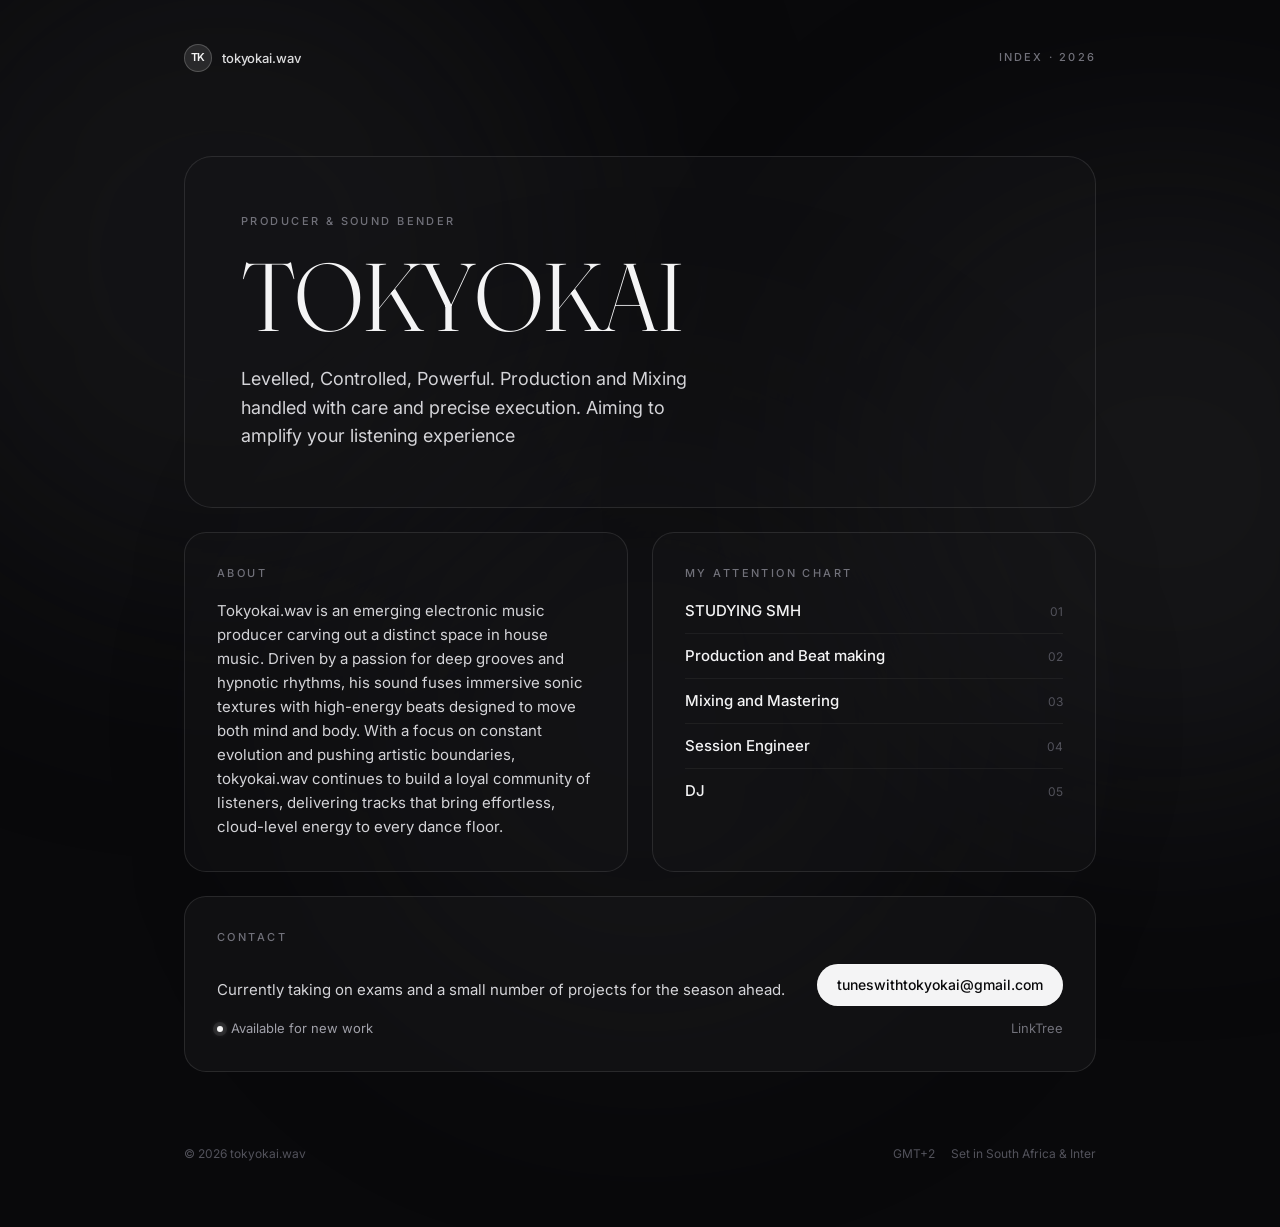
<file: Index.html>
<!DOCTYPE html>
<html lang="en">
<head>
  <meta charset="UTF-8">
  <meta name="viewport" content="width=device-width, initial-scale=1">
  <title>tokyokai's Portal</title>
  <meta name="description" content="Genre bending Sound and Mixing Engineer, Producer.">
  <meta property="og:title" content="tokyokai.wav: Producer, Sound and Mixing Engineer">
  <meta property="og:description" content="Aiming to make music that sticks to the back of your head.">
  <meta property="og:type" content="website">
  <meta name="twitter:card" content="summary">
  <link rel="icon" href="data:image/svg+xml,%3Csvg xmlns='http://www.w3.org/2000/svg' viewBox='0 0 32 32'%3E%3Ccircle cx='16' cy='16' r='15' fill='%2327272a' stroke='white' stroke-opacity='0.2'/%3E%3Ctext x='16' y='21' font-family='Georgia,serif' font-size='13' fill='%23f4f4f5' text-anchor='middle'%3EEM%3C/text%3E%3C/svg%3E">
  <link rel="preconnect" href="https://fonts.googleapis.com">
  <link rel="preconnect" href="https://fonts.gstatic.com" crossorigin>
  <link href="https://fonts.googleapis.com/css2?family=Fraunces:opsz,wght@9..144,300..600&family=Inter:wght@400;500;600&display=swap" rel="stylesheet">
  <link rel="stylesheet" href="style.css">
</head>
<body>
  <div class="orbs" aria-hidden="true">

<div class="orb orb-a"></div>

<div class="orb orb-b"></div>

<div class="orb orb-c"></div>


  </div>
  <div class="page">

<header class="site-head">

  <div class="identity">

    <span class="mono">TK</span>

    <span class="name">tokyokai.wav</span>

  </div>

  <span class="meta">Index · 2026</span>

</header>



<main>



  <section class="glass hero" id="info">

    <p class="eyebrow">Producer &amp; Sound Bender</p>

    <h1>TOKYOKAI<br><span class="dim"></span></h1>

    <p class="lede">

      Levelled, Controlled, Powerful. Production and Mixing handled with care and precise execution. Aiming to amplify your listening experience

    </p>

  </section>



  <div class="two-col">

    <section class="glass card">

      <p class="eyebrow">About</p>

      <p class="body">

        Tokyokai.wav is an emerging electronic music producer carving out a distinct space in house music. 

        Driven by a passion for deep grooves and hypnotic rhythms, his sound fuses immersive sonic textures with high-energy beats designed to move both mind and body.

        With a focus on constant evolution and pushing artistic boundaries, tokyokai.wav continues to build a loyal community of listeners, delivering tracks that bring effortless, cloud-level energy to every dance floor.

      </p>

    </section>



    <section class="glass card">

      <p class="eyebrow">My attention chart</p>

      <ul class="focus-list">

       <li><span>STUDYING SMH</span><span class="num">01</span></li>

        <li><span>Production and Beat making</span><span class="num">02</span></li>

        <li><span>Mixing and Mastering</span><span class="num">03</span></li>

        <li><span>Session Engineer</span><span class="num">04</span></li>

        <li class="no-rule"><span>DJ</span><span class="num">05</span></li>

      </ul>

    </section>

  </div>



  <section class="glass card contact" id="contact">

    <p class="eyebrow">Contact</p>

    <div class="contact-row">

      <div>

        <p class="body">

          Currently taking on exams and a small number of projects for the season ahead.

        </p>

        <div class="status">

          <span class="dot" aria-hidden="true"></span>

          <span>Available for new work</span>

        </div>

      </div>

      <div class="contact-actions">

        <a class="pill" href="mailto:tuneswithtokyokai@gmail.com">tuneswithtokyokai@gmail.com</a>

        <div class="socials">

          <a href="https://linktr.ee/tokyokai13">LinkTree</a>

        </div>

      </div>

    </div>

  </section>



</main>



<footer class="site-foot">

  <span>© 2026 tokyokai.wav</span>

  <span class="foot-right">

    <span>GMT+2</span>

    <span>Set in South Africa &amp; Inter</span>

  </span>

</footer>


  </div>
</body>
</html>
</file>
<file: style.css>
/* ————————————————————————————————
   Frosted glass letterhead
   Portfolio — Elena Marsh (placeholder)
   ———————————————————————————————— */

:root {
  --bg: #09090b;
  --ink: #f4f4f5;
  --ink-soft: #d4d4d8;
  --muted: #a1a1aa;
  --faint: #71717a;
  --ghost: #52525b;
  --card: rgba(24, 24, 27, 0.4);
  --card-strong: rgba(24, 24, 27, 0.5);
  --edge: rgba(255, 255, 255, 0.1);
  --edge-soft: rgba(255, 255, 255, 0.05);
  --pill: #f4f4f5;
  --pill-ink: #09090b;
  --r-xl: 28px;
  --r-lg: 22px;
  --font-display: "Fraunces", Georgia, serif;
  --font-body: "Inter", system-ui, -apple-system, sans-serif;
}

* {
  margin: 0;
  padding: 0;
  box-sizing: border-box;
}

html {
  scroll-behavior: smooth;
}

body {
  background: var(--bg);
  color: var(--ink);
  font-family: var(--font-body);
  font-size: 16px;
  line-height: 1.6;
  -webkit-font-smoothing: antialiased;
  min-height: 100vh;
  overflow-x: hidden;
}

::selection {
  background: rgba(244, 244, 245, 0.2);
}

a {
  color: inherit;
  text-decoration: none;
}

/* Ambient blur orbs */
.orbs {
  position: fixed;
  inset: 0;
  pointer-events: none;
  z-index: 0;
}

.orb {
  position: absolute;
  border-radius: 9999px;
  filter: blur(120px);
}

.orb-a {
  top: -6rem;
  left: -10%;
  width: 44rem;
  height: 44rem;
  background: rgba(39, 39, 42, 0.35);
}

.orb-b {
  top: 18%;
  right: -16%;
  width: 40rem;
  height: 40rem;
  background: rgba(63, 63, 70, 0.22);
  animation: drift-b 26s ease-in-out infinite;
}

.orb-c {
  bottom: -12%;
  left: 28%;
  width: 36rem;
  height: 36rem;
  background: rgba(39, 39, 42, 0.28);
  animation: drift-c 32s ease-in-out infinite;
}

@keyframes drift-b {
  0%, 100% { transform: translate(0, 0); }
  50% { transform: translate(-3rem, 2rem); }
}

@keyframes drift-c {
  0%, 100% { transform: translate(0, 0); }
  50% { transform: translate(2.5rem, -2rem); }
}

/* Layout */
.page {
  position: relative;
  z-index: 1;
  max-width: 64rem;
  margin: 0 auto;
  padding: 2rem 1.5rem;
  animation: reveal 0.7s cubic-bezier(0.32, 0.72, 0, 1) both;
}

@media (min-width: 640px) {
  .page { padding: 2rem 2.5rem; }
}

@media (min-width: 1024px) {
  .page { padding: 2.5rem 3.5rem; }
}

@keyframes reveal {
  from { opacity: 0; transform: translateY(18px); }
  to { opacity: 1; transform: none; }
}

/* Header */
.site-head {
  display: flex;
  align-items: center;
  justify-content: space-between;
  padding: 0.25rem 0;
}

.identity {
  display: flex;
  align-items: center;
  gap: 0.625rem;
}

.mono {
  display: grid;
  place-items: center;
  width: 1.75rem;
  height: 1.75rem;
  border-radius: 9999px;
  background: rgba(255, 255, 255, 0.1);
  box-shadow: inset 0 0 0 1px rgba(255, 255, 255, 0.2);
  font-size: 0.6875rem;
  font-weight: 600;
  letter-spacing: -0.01em;
}

.name {
  font-size: 0.8125rem;
  font-weight: 500;
  letter-spacing: -0.01em;
  color: rgba(244, 244, 245, 0.9);
}

.meta {
  font-size: 0.6875rem;
  font-weight: 500;
  text-transform: uppercase;
  letter-spacing: 0.2em;
  color: var(--faint);
}

/* Glass surfaces */
.glass {
  background: var(--card);
  border: 1px solid var(--edge);
  backdrop-filter: blur(28px);
  -webkit-backdrop-filter: blur(28px);
  border-radius: var(--r-xl);
}

.hero {
  margin-top: 3rem;
  padding: 2rem;
}

@media (min-width: 640px) {
  .hero { margin-top: 4rem; padding: 3rem; }
}

@media (min-width: 1024px) {
  .hero { margin-top: 5rem; padding: 3.5rem; }
}

.eyebrow {
  font-size: 0.6875rem;
  font-weight: 500;
  text-transform: uppercase;
  letter-spacing: 0.22em;
  color: var(--faint);
}

.hero h1 {
  margin-top: 1.25rem;
  font-family: var(--font-display);
  font-weight: 300;
  font-size: clamp(3.25rem, 9vw, 6rem);
  line-height: 0.94;
  letter-spacing: -0.02em;
  text-wrap: balance;
}

.hero h1 .dim {
  color: var(--muted);
}

.lede {
  margin-top: 1.5rem;
  max-width: 44ch;
  font-size: 1rem;
  color: var(--ink-soft);
  text-wrap: pretty;
}

@media (min-width: 640px) {
  .lede { font-size: 1.125rem; }
}

/* Two-column info cards */
.two-col {
  margin-top: 1.5rem;
  display: grid;
  gap: 1.5rem;
}

@media (min-width: 768px) {
  .two-col { grid-template-columns: 1fr 1fr; }
}

.card {
  padding: 1.75rem;
  border-radius: var(--r-lg);
}

@media (min-width: 640px) {
  .card { padding: 2rem; }
}

.card .body {
  margin-top: 1rem;
  font-size: 0.9375rem;
  color: var(--ink-soft);
  text-wrap: pretty;
}

.focus-list {
  margin-top: 1rem;
  list-style: none;
}

.focus-list li {
  display: flex;
  align-items: baseline;
  justify-content: space-between;
  gap: 1rem;
  padding-bottom: 0.625rem;
  border-bottom: 1px solid var(--edge-soft);
}

.focus-list li.no-rule {
  border-bottom: none;
  padding-bottom: 0;
}

.focus-list li + li {
  margin-top: 0.625rem;
}

.focus-list span:first-child {
  font-size: 0.9375rem;
  font-weight: 500;
}

.num {
  font-size: 0.75rem;
  letter-spacing: -0.01em;
  color: var(--ghost);
}

/* Contact */
.contact {
  margin-top: 1.5rem;
  background: var(--card-strong);
}

.contact-row {
  margin-top: 1rem;
  display: flex;
  flex-direction: column;
  gap: 1.25rem;
}

@media (min-width: 640px) {
  .contact-row {
    flex-direction: row;
    align-items: flex-end;
    justify-content: space-between;
  }
}

.status {
  margin-top: 1rem;
  display: flex;
  align-items: center;
  gap: 0.5rem;
  font-size: 0.8125rem;
  color: var(--muted);
}

.dot {
  display: inline-block;
  width: 0.375rem;
  height: 0.375rem;
  border-radius: 9999px;
  background: var(--ink);
  box-shadow: 0 0 8px rgba(244, 244, 245, 0.45), 0 0 0 4px rgba(244, 244, 245, 0.08);
}

.contact-actions {
  display: flex;
  flex-direction: column;
  gap: 0.75rem;
}

@media (min-width: 640px) {
  .contact-actions { align-items: flex-end; }
}

.pill {
  display: inline-flex;
  align-items: center;
  gap: 0.375rem;
  border-radius: 9999px;
  background: var(--pill);
  color: var(--pill-ink);
  padding: 0.625rem 1.25rem;
  font-size: 0.875rem;
  font-weight: 500;
  box-shadow: inset 0 0 0 1px rgba(255, 255, 255, 0.2);
  transition: background 0.15s ease, transform 0.15s ease;
}

.pill:hover {
  background: #ffffff;
  transform: translateY(-1px);
}

.socials {
  display: flex;
  gap: 1rem;
  font-size: 0.8125rem;
  color: var(--faint);
}

.socials a {
  transition: color 0.15s ease;
}

.socials a:hover {
  color: var(--ink);
}

/* Footer */
.site-foot {
  margin-top: 3rem;
  padding: 1.5rem 0;
  display: flex;
  flex-direction: column;
  gap: 0.25rem;
  font-size: 0.75rem;
  color: var(--ghost);
}

@media (min-width: 640px) {
  .site-foot {
    flex-direction: row;
    align-items: center;
    justify-content: space-between;
  }
}

.foot-right {
  display: flex;
  gap: 1rem;
}

/* Motion preferences */
@media (prefers-reduced-motion: reduce) {
  html { scroll-behavior: auto; }
  .page, .orb-b, .orb-c { animation: none; }
  .pill { transition: none; }
}
</file>
